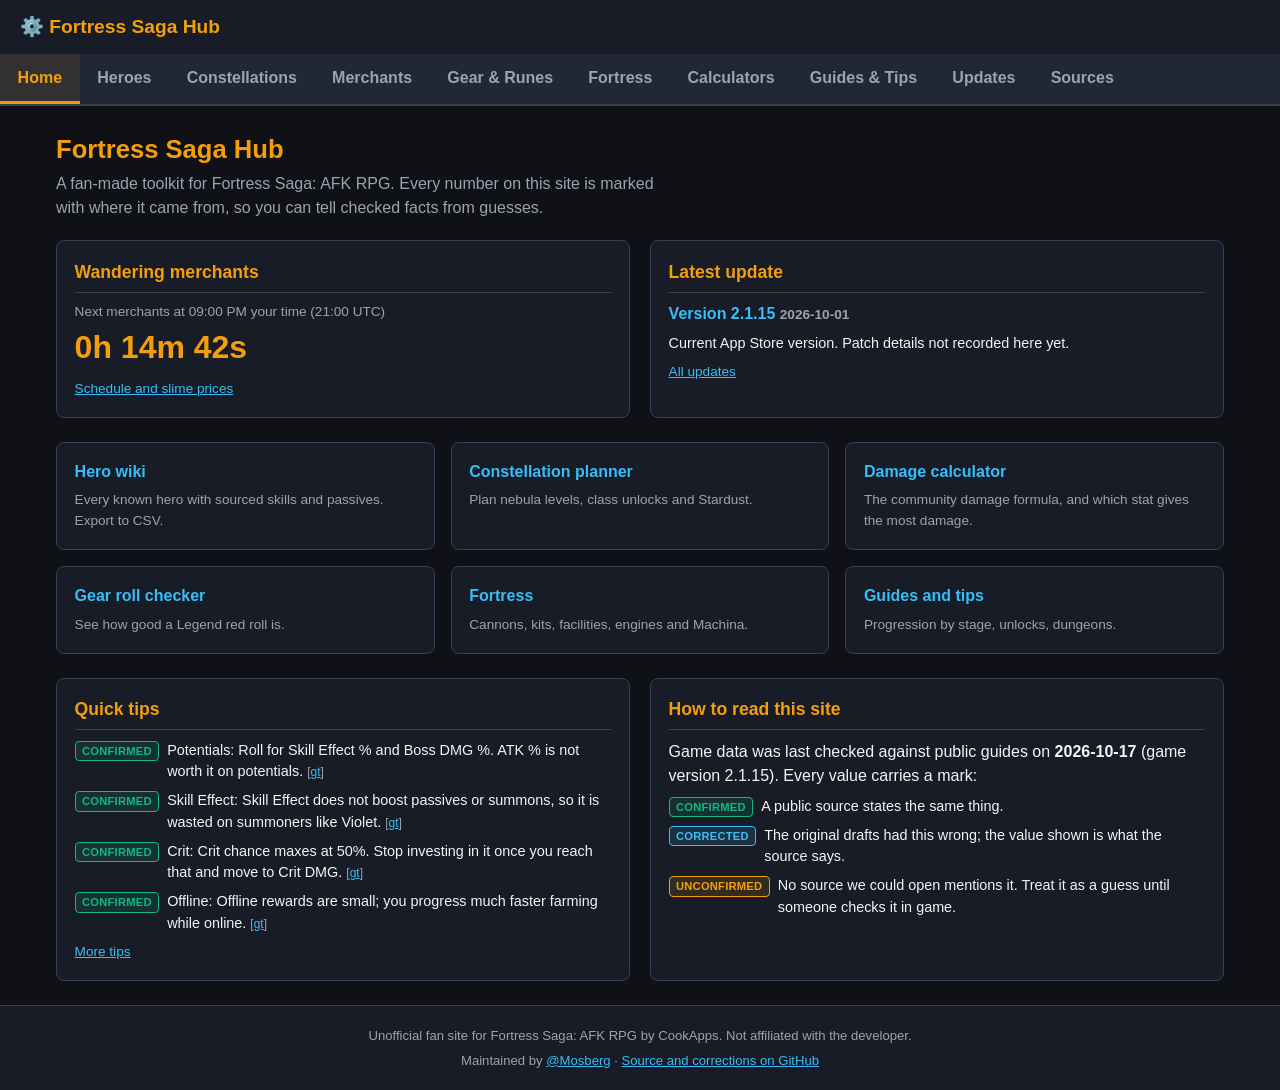
<file: index.html>
<!DOCTYPE html>
<html lang="en">
<head>
  <meta charset="UTF-8">
  <meta name="viewport" content="width=device-width, initial-scale=1.0">
  <title>Home | Fortress Saga Hub</title>
  <meta name="description" content="Fan hub for Fortress Saga: AFK RPG with a hero wiki, merchant timer, constellation planner, damage calculator and guides.">
  <link rel="icon" href="assets/img/favicon.svg" type="image/svg+xml">
  <link rel="stylesheet" href="assets/css/main.css">
</head>
<body>
  <header id="site-header"></header>
  <main>
    <h1 class="page-title">Fortress Saga Hub</h1>
    <p class="page-lead">A fan-made toolkit for Fortress Saga: AFK RPG. Every number on this site is marked with where it came from, so you can tell checked facts from guesses.</p>
    <section class="grid-2">
      <div class="card">
        <h2>Wandering merchants</h2>
        <div id="merchant-clock"></div>
        <p class="muted" style="margin-top:0.5rem"><a href="merchants.html">Schedule and slime prices</a></p>
      </div>
      <div class="card">
        <h2>Latest update</h2>
        <div id="latest-update"></div>
      </div>
    </section>
    <section>
      <div class="grid">
        <a class="card link-card" href="heroes.html"><h3>Hero wiki</h3><p class="muted">Every known hero with sourced skills and passives. Export to CSV.</p></a>
        <a class="card link-card" href="constellations.html"><h3>Constellation planner</h3><p class="muted">Plan nebula levels, class unlocks and Stardust.</p></a>
        <a class="card link-card" href="calculators.html"><h3>Damage calculator</h3><p class="muted">The community damage formula, and which stat gives the most damage.</p></a>
        <a class="card link-card" href="gear.html"><h3>Gear roll checker</h3><p class="muted">See how good a Legend red roll is.</p></a>
        <a class="card link-card" href="fortress.html"><h3>Fortress</h3><p class="muted">Cannons, kits, facilities, engines and Machina.</p></a>
        <a class="card link-card" href="guides.html"><h3>Guides and tips</h3><p class="muted">Progression by stage, unlocks, dungeons.</p></a>
      </div>
    </section>
    <section class="grid-2">
      <div class="card"><h2>Quick tips</h2><div id="quick-tips"></div><p class="muted" style="margin-top:0.5rem"><a href="guides.html">More tips</a></p></div>
      <div class="card"><h2>How to read this site</h2><div id="data-status"></div></div>
    </section>
  </main>
  <footer id="site-footer"></footer>
  <script src="assets/js/core.js"></script>
  <script src="assets/js/merchant-clock.js"></script>
  <script src="assets/js/pages/home.js"></script>
</body>
</html>
</file>
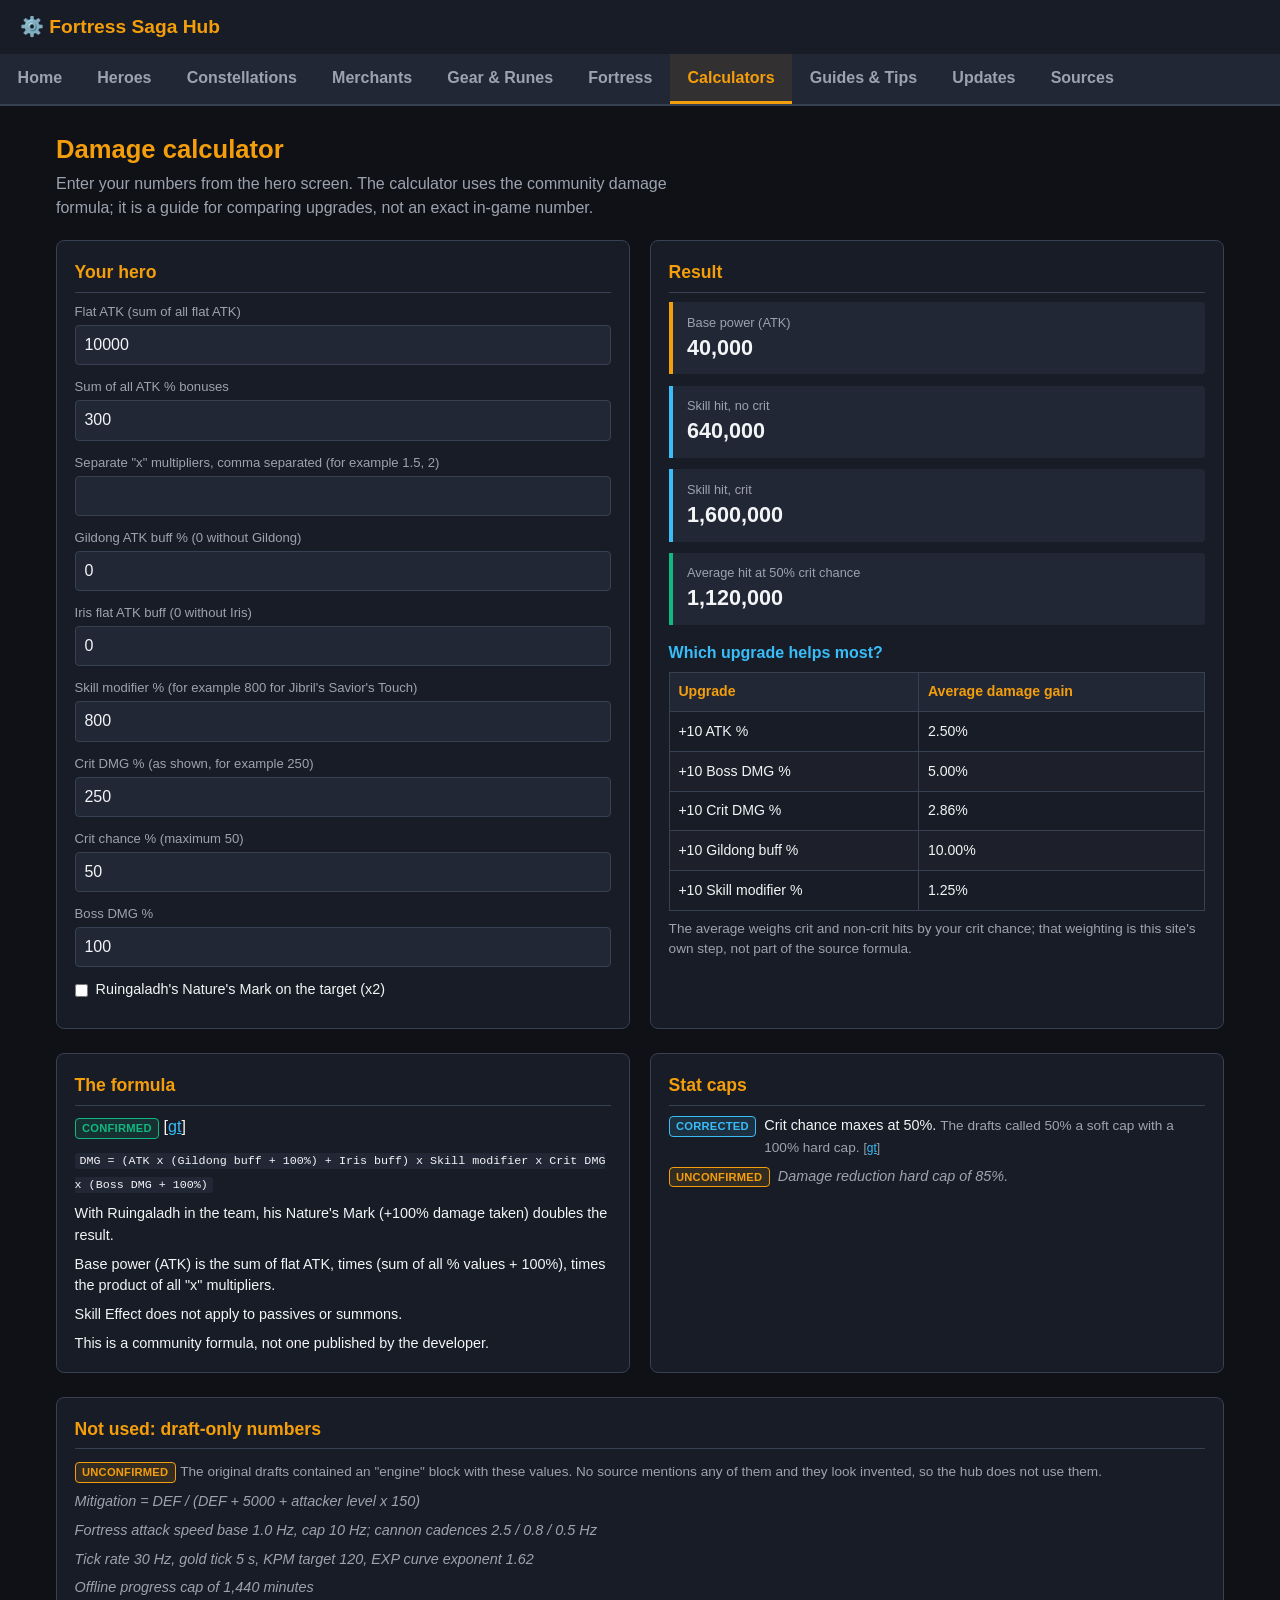
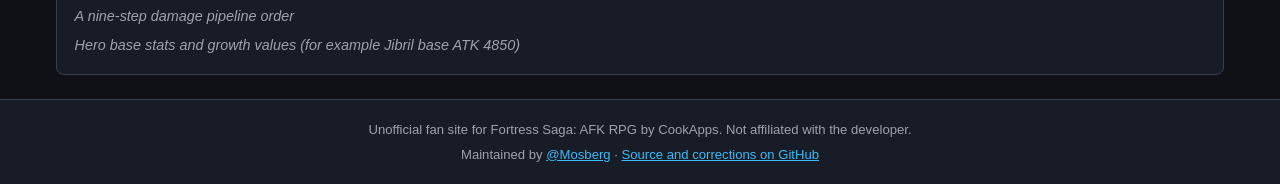
<file: calculators.html>
<!DOCTYPE html>
<html lang="en">
<head>
  <meta charset="UTF-8">
  <meta name="viewport" content="width=device-width, initial-scale=1.0">
  <title>Calculators | Fortress Saga Hub</title>
  <meta name="description" content="Fortress Saga damage calculator based on the community formula, with a stat upgrade comparison.">
  <link rel="icon" href="assets/img/favicon.svg" type="image/svg+xml">
  <link rel="stylesheet" href="assets/css/main.css">
</head>
<body>
  <header id="site-header"></header>
  <main>
    <h1 class="page-title">Damage calculator</h1>
    <p class="page-lead">Enter your numbers from the hero screen. The calculator uses the community damage formula; it is a guide for comparing upgrades, not an exact in-game number.</p>
    <section class="grid-2">
      <div class="card">
        <h2>Your hero</h2>
        <div class="field"><label for="flatAtk">Flat ATK (sum of all flat ATK)</label><input type="number" id="flatAtk" value="10000"></div>
        <div class="field"><label for="pctAtk">Sum of all ATK % bonuses</label><input type="number" id="pctAtk" value="300"></div>
        <div class="field"><label for="multipliers">Separate "x" multipliers, comma separated (for example 1.5, 2)</label><input type="text" id="multipliers" value=""></div>
        <div class="field"><label for="gildong">Gildong ATK buff % (0 without Gildong)</label><input type="number" id="gildong" value="0"></div>
        <div class="field"><label for="iris">Iris flat ATK buff (0 without Iris)</label><input type="number" id="iris" value="0"></div>
        <div class="field"><label for="skill">Skill modifier % (for example 800 for Jibril's Savior's Touch)</label><input type="number" id="skill" value="800"></div>
        <div class="field"><label for="critDmg">Crit DMG % (as shown, for example 250)</label><input type="number" id="critDmg" value="250"></div>
        <div class="field"><label for="critChance">Crit chance % (maximum 50)</label><input type="number" id="critChance" value="50" min="0" max="100"></div>
        <div class="field"><label for="bossDmg">Boss DMG %</label><input type="number" id="bossDmg" value="100"></div>
        <label class="check"><input type="checkbox" id="ruingaladh"> Ruingaladh's Nature's Mark on the target (x2)</label>
      </div>
      <div class="card">
        <h2>Result</h2>
        <div id="results"></div>
        <h3 style="margin-top:1rem">Which upgrade helps most?</h3>
        <div class="table-wrap"><table><thead><tr><th>Upgrade</th><th>Average damage gain</th></tr></thead><tbody id="compare"></tbody></table></div>
        <p class="muted" style="margin-top:0.5rem">The average weighs crit and non-crit hits by your crit chance; that weighting is this site's own step, not part of the source formula.</p>
      </div>
    </section>
    <section class="grid-2">
      <div class="card"><h2>The formula</h2><div id="formula"></div></div>
      <div class="card"><h2>Stat caps</h2><div id="caps"></div></div>
    </section>
    <section class="card"><h2>Not used: draft-only numbers</h2><div id="draft-only"></div></section>
  </main>
  <footer id="site-footer"></footer>
  <script src="assets/js/core.js"></script>
  <script src="assets/js/pages/calculators.js"></script>
</body>
</html>
</file>
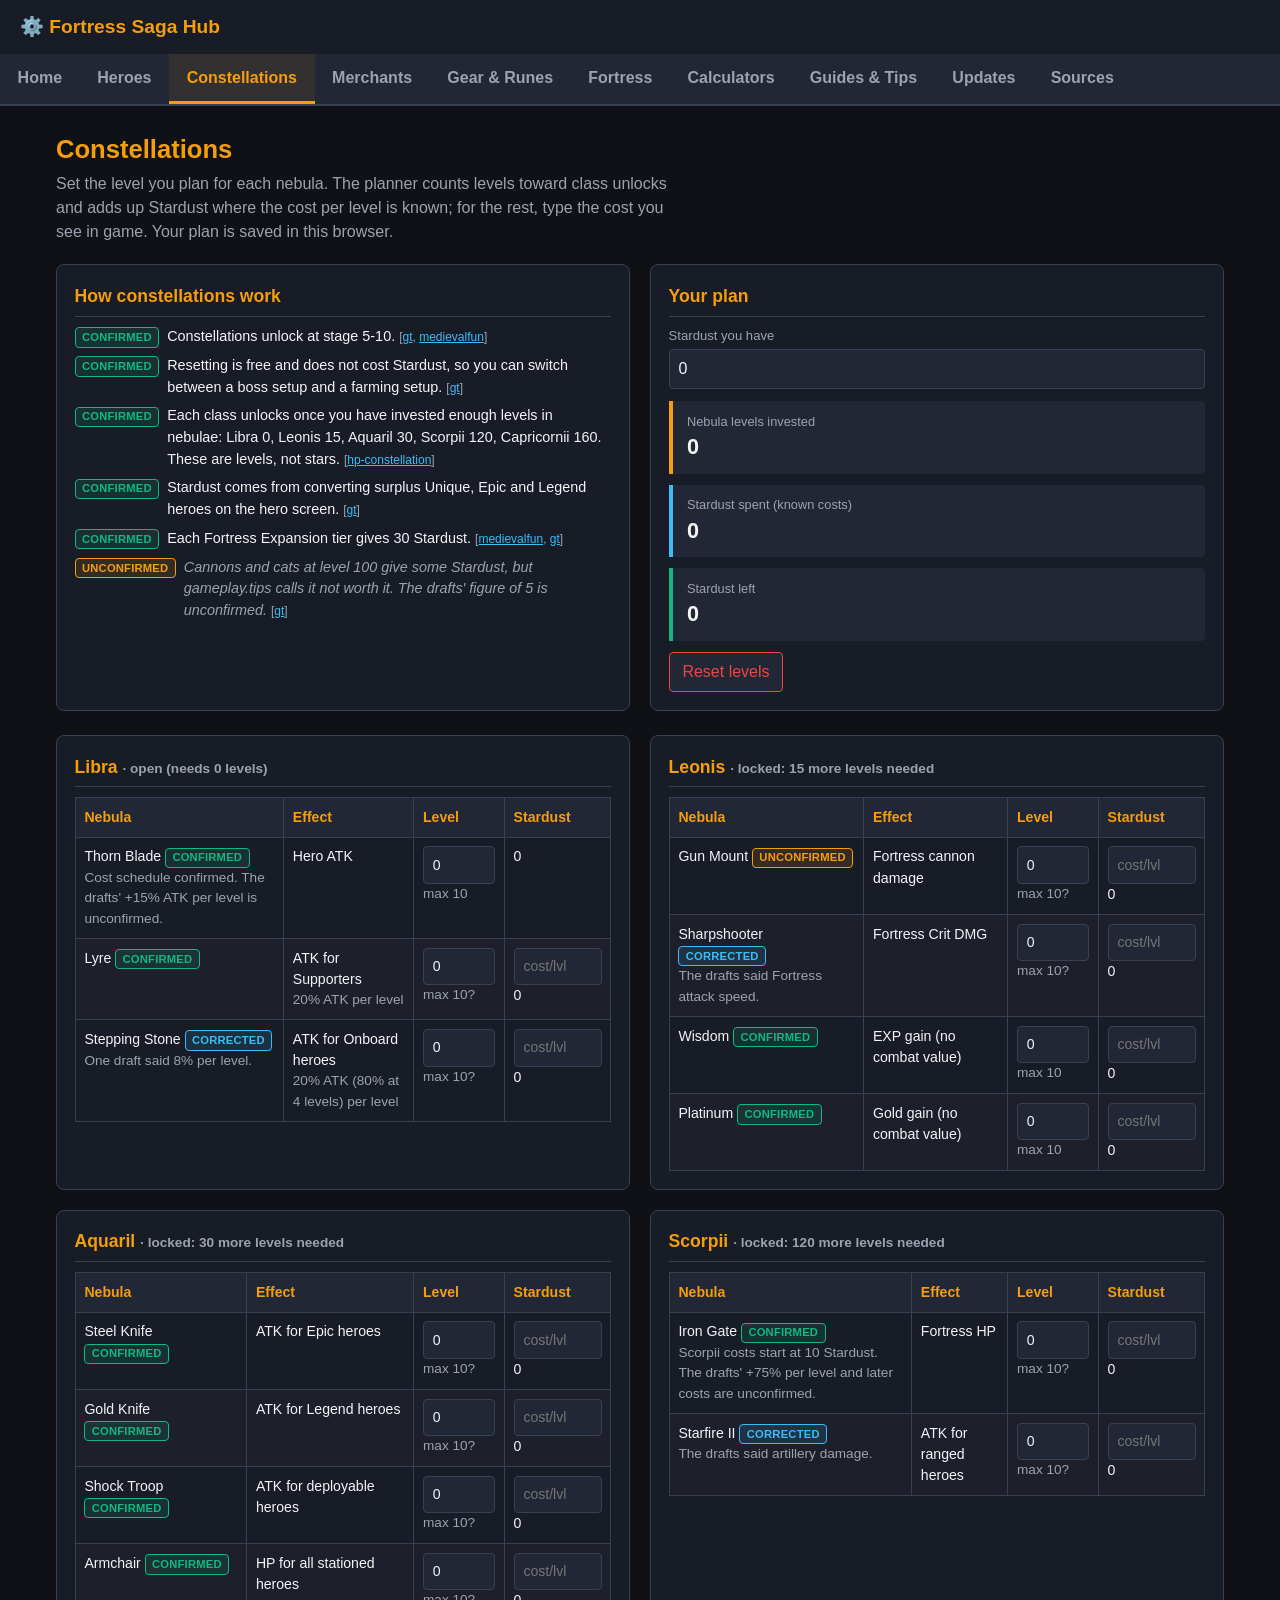
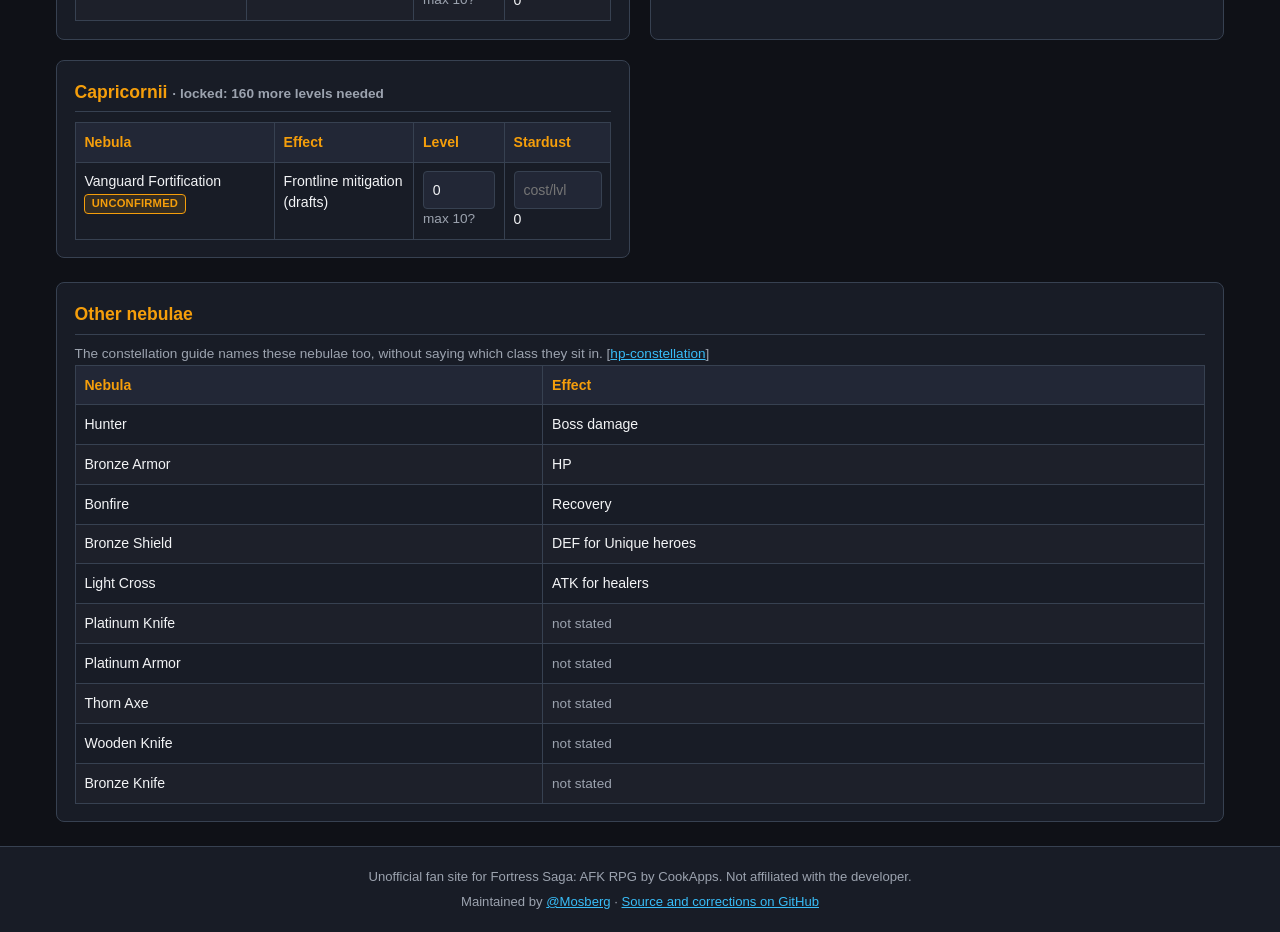
<file: constellations.html>
<!DOCTYPE html>
<html lang="en">
<head>
  <meta charset="UTF-8">
  <meta name="viewport" content="width=device-width, initial-scale=1.0">
  <title>Constellations | Fortress Saga Hub</title>
  <meta name="description" content="Fortress Saga constellation planner: nebula effects, class unlocks and Stardust costs.">
  <link rel="icon" href="assets/img/favicon.svg" type="image/svg+xml">
  <link rel="stylesheet" href="assets/css/main.css">
</head>
<body>
  <header id="site-header"></header>
  <main>
    <h1 class="page-title">Constellations</h1>
    <p class="page-lead">Set the level you plan for each nebula. The planner counts levels toward class unlocks and adds up Stardust where the cost per level is known; for the rest, type the cost you see in game. Your plan is saved in this browser.</p>
    <section class="grid-2">
      <div class="card"><h2>How constellations work</h2><div id="mechanics"></div></div>
      <div class="card">
        <h2>Your plan</h2>
        <div class="field"><label for="budget">Stardust you have</label><input type="number" id="budget" min="0"></div>
        <div id="summary"></div>
        <button class="btn danger" id="reset" type="button">Reset levels</button>
      </div>
    </section>
    <section class="grid-2" id="planner"></section>
    <section class="card"><h2>Other nebulae</h2><div id="other-nebulae"></div></section>
  </main>
  <footer id="site-footer"></footer>
  <script src="assets/js/core.js"></script>
  <script src="assets/js/pages/constellations.js"></script>
</body>
</html>
</file>
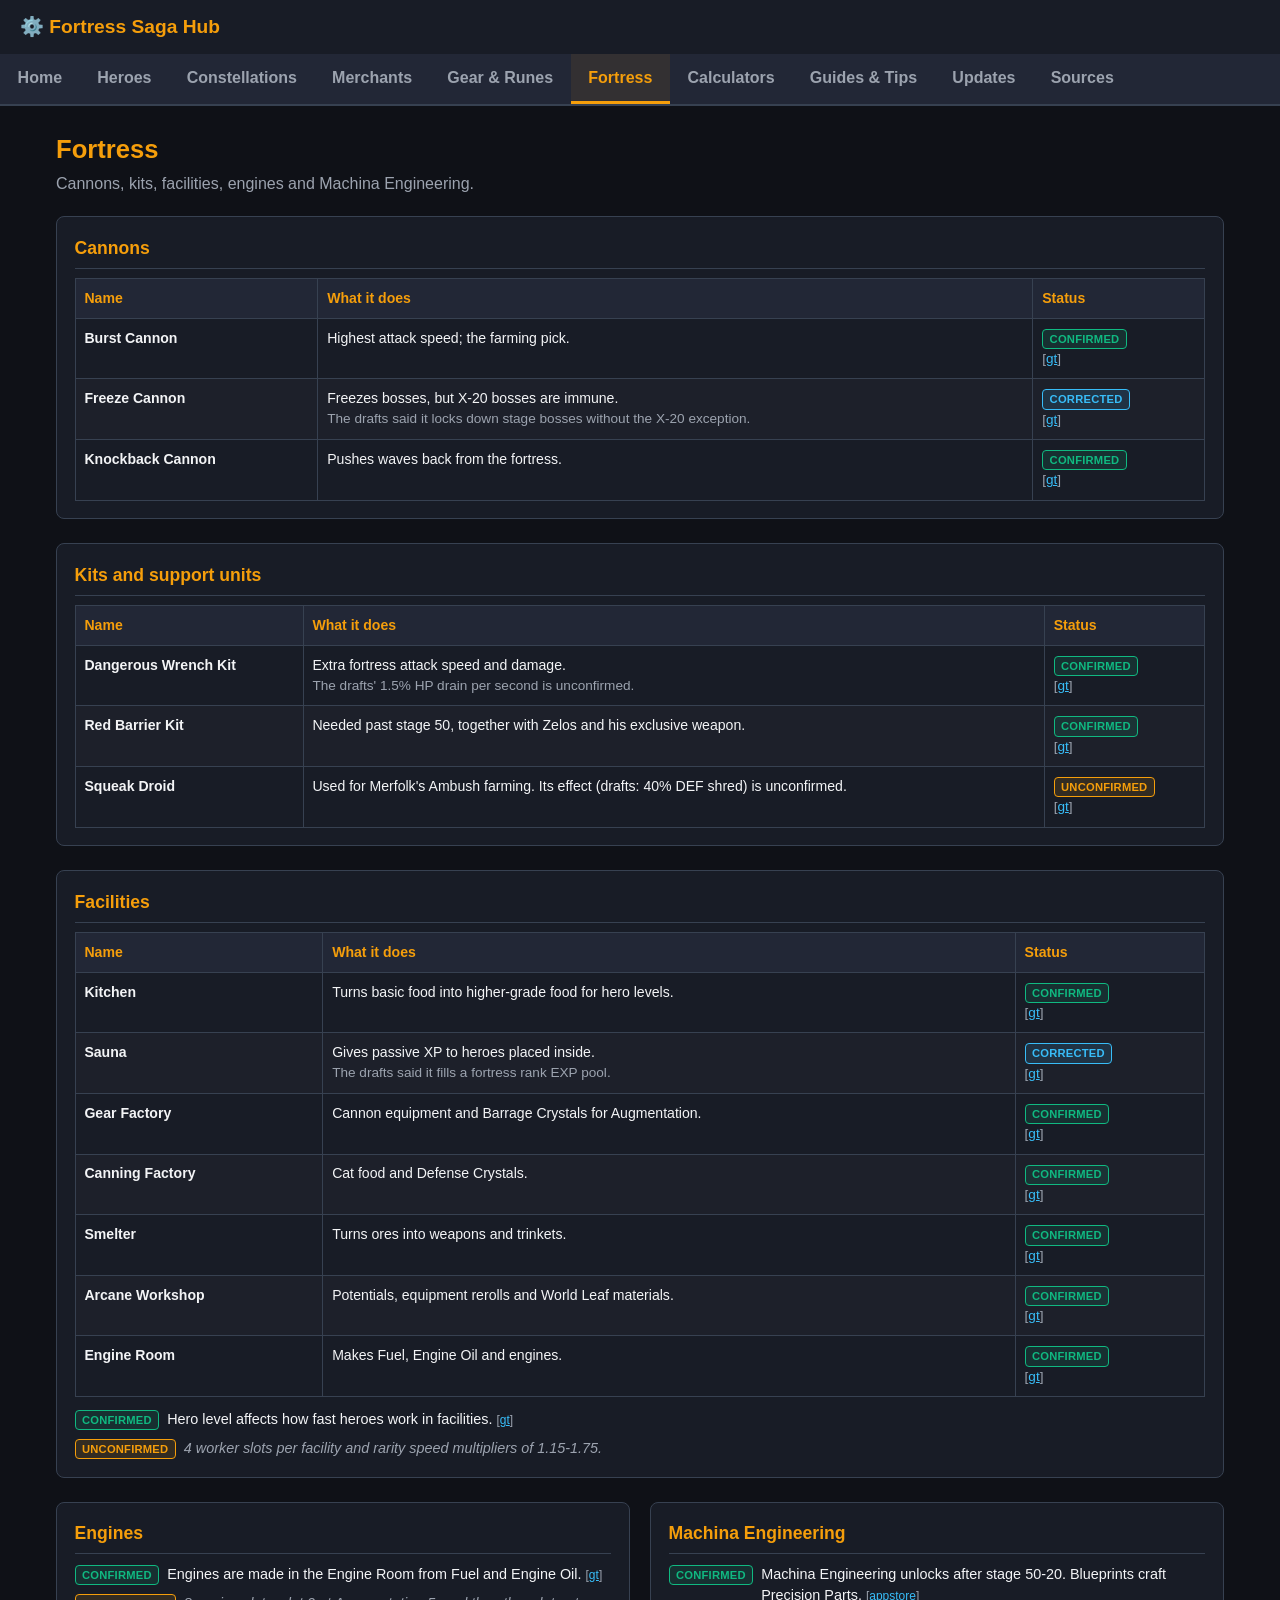
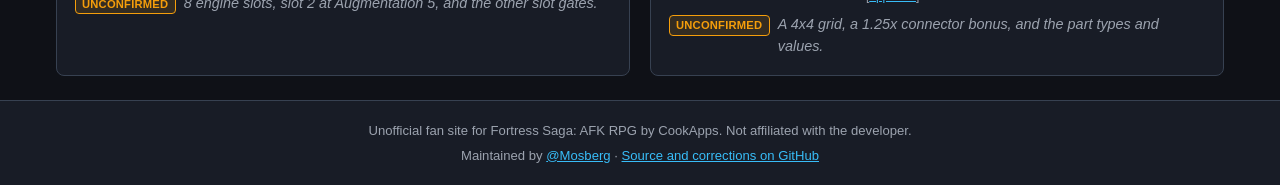
<file: fortress.html>
<!DOCTYPE html>
<html lang="en">
<head>
  <meta charset="UTF-8">
  <meta name="viewport" content="width=device-width, initial-scale=1.0">
  <title>Fortress | Fortress Saga Hub</title>
  <meta name="description" content="Fortress Saga fortress reference: cannons, kits, facilities, engines and Machina Engineering.">
  <link rel="icon" href="assets/img/favicon.svg" type="image/svg+xml">
  <link rel="stylesheet" href="assets/css/main.css">
</head>
<body>
  <header id="site-header"></header>
  <main>
    <h1 class="page-title">Fortress</h1>
    <p class="page-lead">Cannons, kits, facilities, engines and Machina Engineering.</p>
    <section class="card"><h2>Cannons</h2><div id="cannons"></div></section>
    <section class="card"><h2>Kits and support units</h2><div id="kits"></div></section>
    <section class="card"><h2>Facilities</h2><div id="facilities"></div></section>
    <section class="grid-2">
      <div class="card"><h2>Engines</h2><div id="engines"></div></div>
      <div class="card"><h2>Machina Engineering</h2><div id="machina"></div></div>
    </section>
  </main>
  <footer id="site-footer"></footer>
  <script src="assets/js/core.js"></script>
  <script src="assets/js/pages/fortress.js"></script>
</body>
</html>
</file>
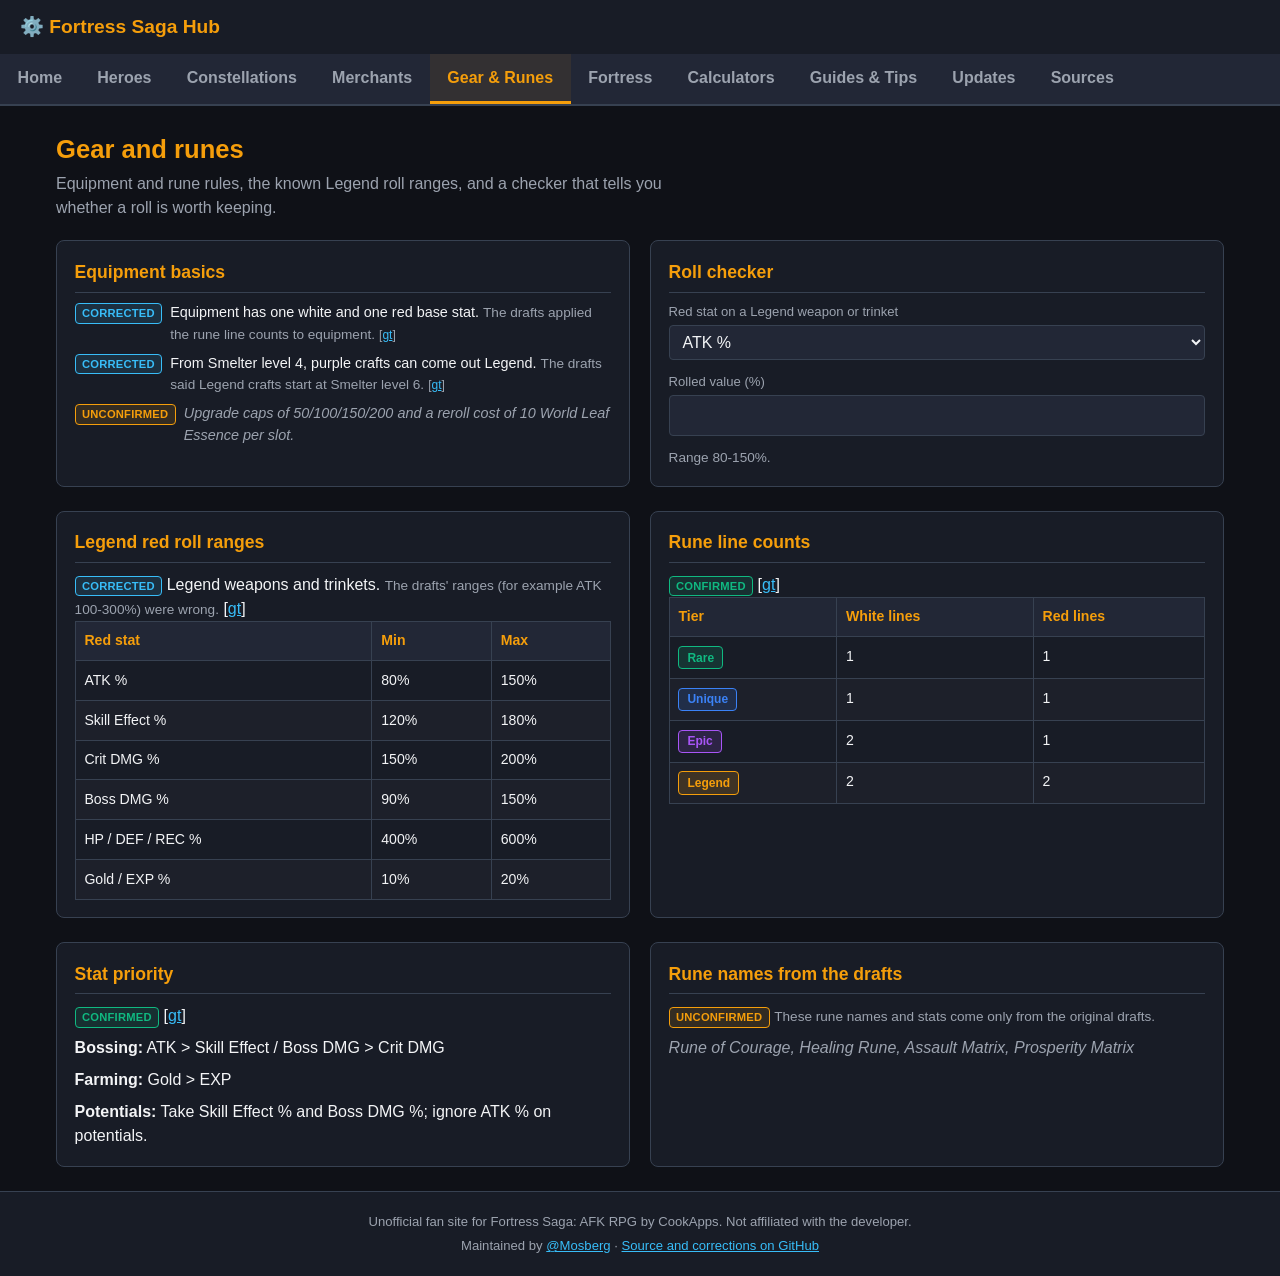
<file: gear.html>
<!DOCTYPE html>
<html lang="en">
<head>
  <meta charset="UTF-8">
  <meta name="viewport" content="width=device-width, initial-scale=1.0">
  <title>Gear and runes | Fortress Saga Hub</title>
  <meta name="description" content="Fortress Saga gear and rune reference: line counts, Legend red roll ranges, stat priorities and a roll checker.">
  <link rel="icon" href="assets/img/favicon.svg" type="image/svg+xml">
  <link rel="stylesheet" href="assets/css/main.css">
</head>
<body>
  <header id="site-header"></header>
  <main>
    <h1 class="page-title">Gear and runes</h1>
    <p class="page-lead">Equipment and rune rules, the known Legend roll ranges, and a checker that tells you whether a roll is worth keeping.</p>
    <section class="grid-2">
      <div class="card"><h2>Equipment basics</h2><div id="gear-facts"></div></div>
      <div class="card">
        <h2>Roll checker</h2>
        <div class="field"><label for="roll-stat">Red stat on a Legend weapon or trinket</label><select id="roll-stat"></select></div>
        <div class="field"><label for="roll-value">Rolled value (%)</label><input type="number" id="roll-value"></div>
        <div id="roll-result"></div>
      </div>
    </section>
    <section class="grid-2">
      <div class="card"><h2>Legend red roll ranges</h2><div id="red-rolls"></div></div>
      <div class="card"><h2>Rune line counts</h2><div id="rune-lines"></div></div>
    </section>
    <section class="grid-2">
      <div class="card"><h2>Stat priority</h2><div id="stat-priority"></div></div>
      <div class="card"><h2>Rune names from the drafts</h2><div id="draft-runes"></div></div>
    </section>
  </main>
  <footer id="site-footer"></footer>
  <script src="assets/js/core.js"></script>
  <script src="assets/js/pages/gear.js"></script>
</body>
</html>
</file>
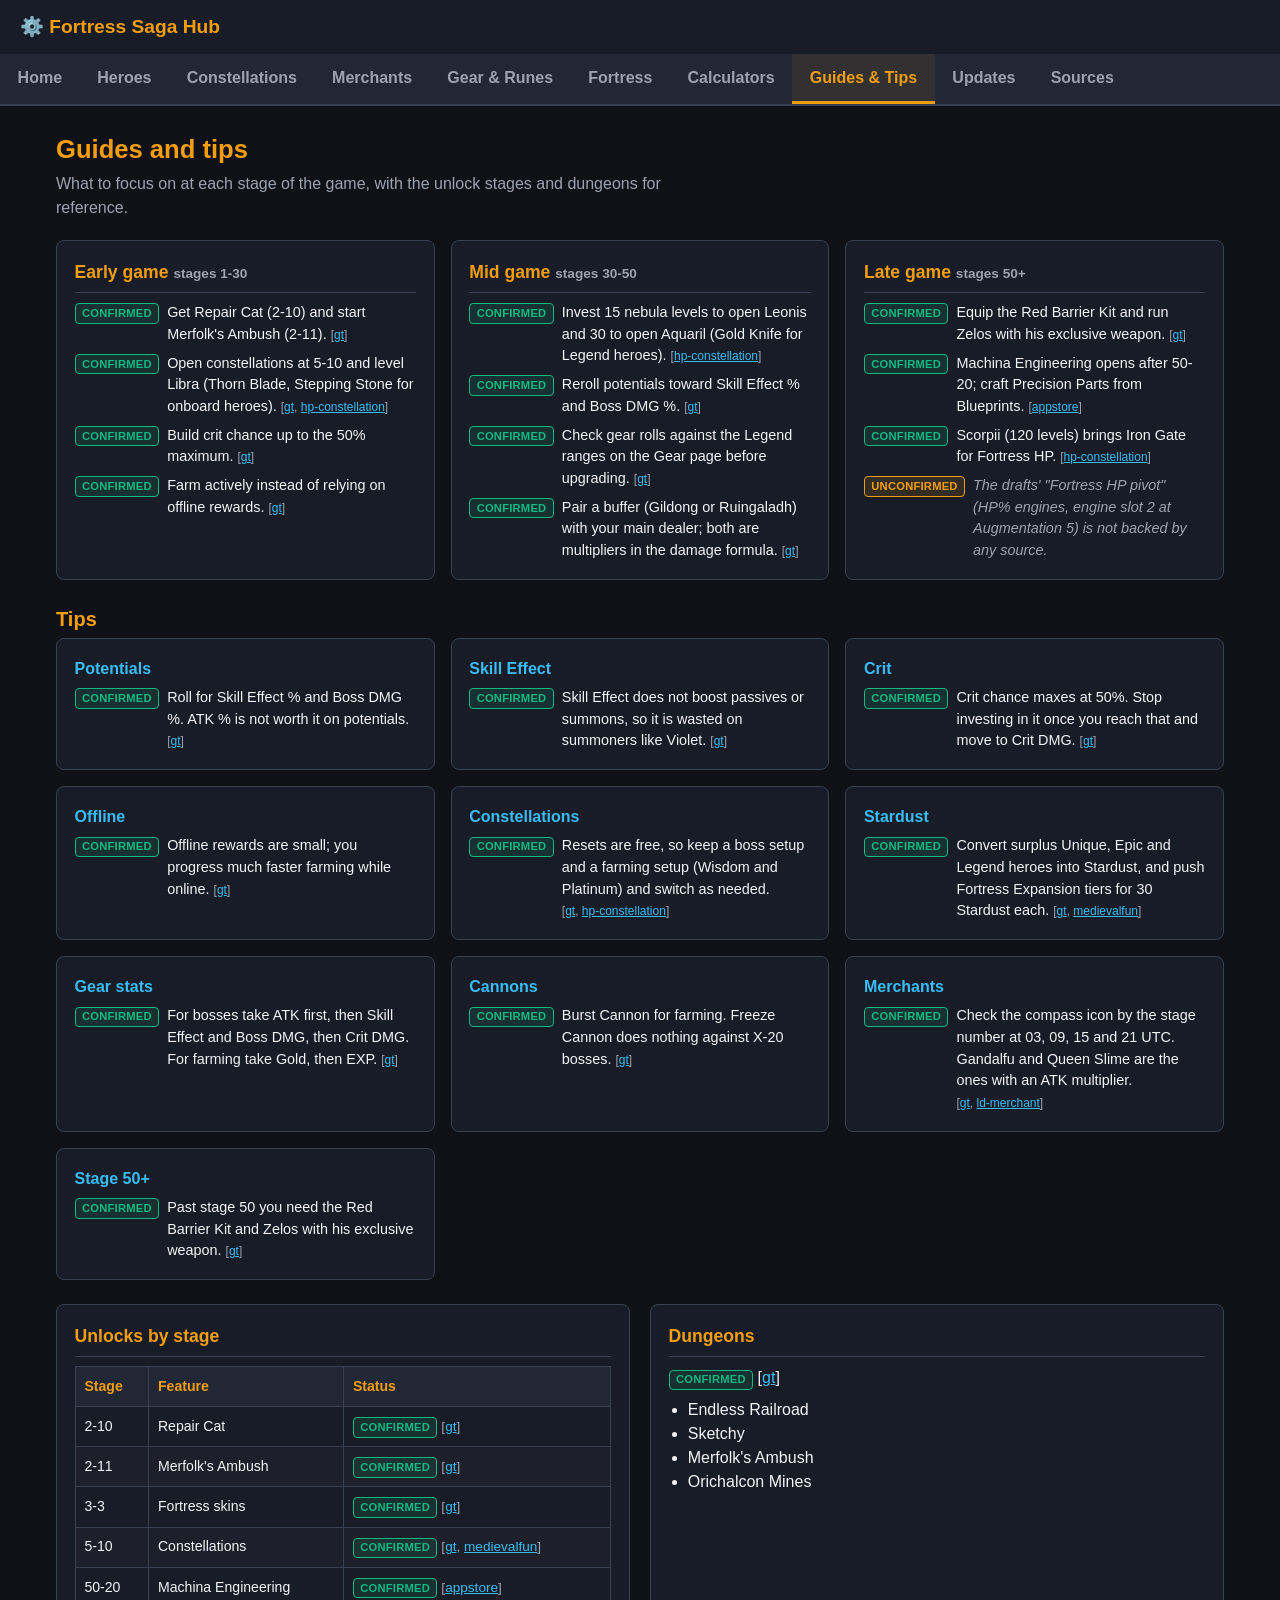
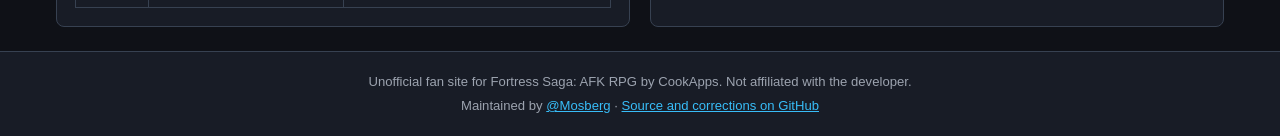
<file: guides.html>
<!DOCTYPE html>
<html lang="en">
<head>
  <meta charset="UTF-8">
  <meta name="viewport" content="width=device-width, initial-scale=1.0">
  <title>Guides and tips | Fortress Saga Hub</title>
  <meta name="description" content="Fortress Saga progression guide by stage, quick tips, feature unlocks and dungeons.">
  <link rel="icon" href="assets/img/favicon.svg" type="image/svg+xml">
  <link rel="stylesheet" href="assets/css/main.css">
</head>
<body>
  <header id="site-header"></header>
  <main>
    <h1 class="page-title">Guides and tips</h1>
    <p class="page-lead">What to focus on at each stage of the game, with the unlock stages and dungeons for reference.</p>
    <section class="grid" id="phases"></section>
    <section>
      <h2 class="page-title" style="font-size:1.25rem">Tips</h2>
      <div class="grid" id="tips"></div>
    </section>
    <section class="grid-2">
      <div class="card">
        <h2>Unlocks by stage</h2>
        <div class="table-wrap"><table><thead><tr><th>Stage</th><th>Feature</th><th>Status</th></tr></thead><tbody id="unlocks"></tbody></table></div>
      </div>
      <div class="card"><h2>Dungeons</h2><div id="dungeons"></div></div>
    </section>
  </main>
  <footer id="site-footer"></footer>
  <script src="assets/js/core.js"></script>
  <script src="assets/js/pages/guides.js"></script>
</body>
</html>
</file>
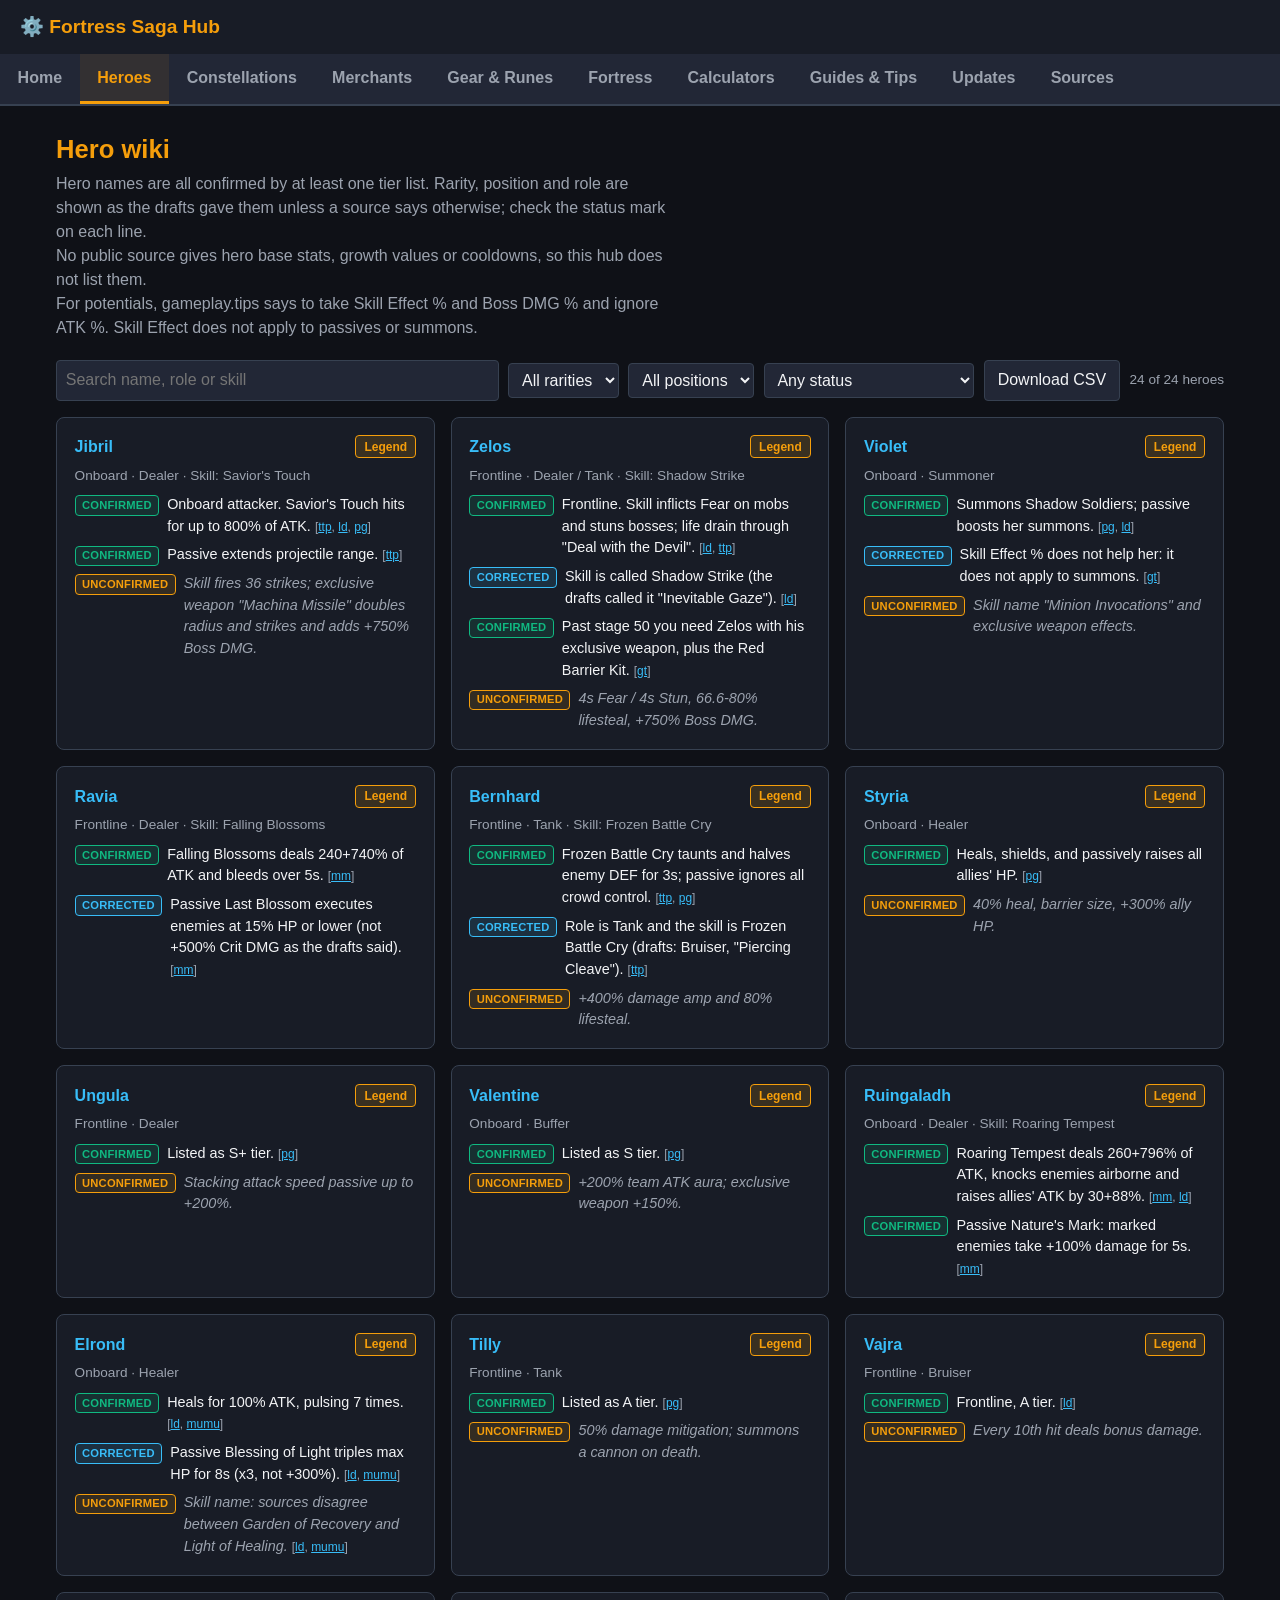
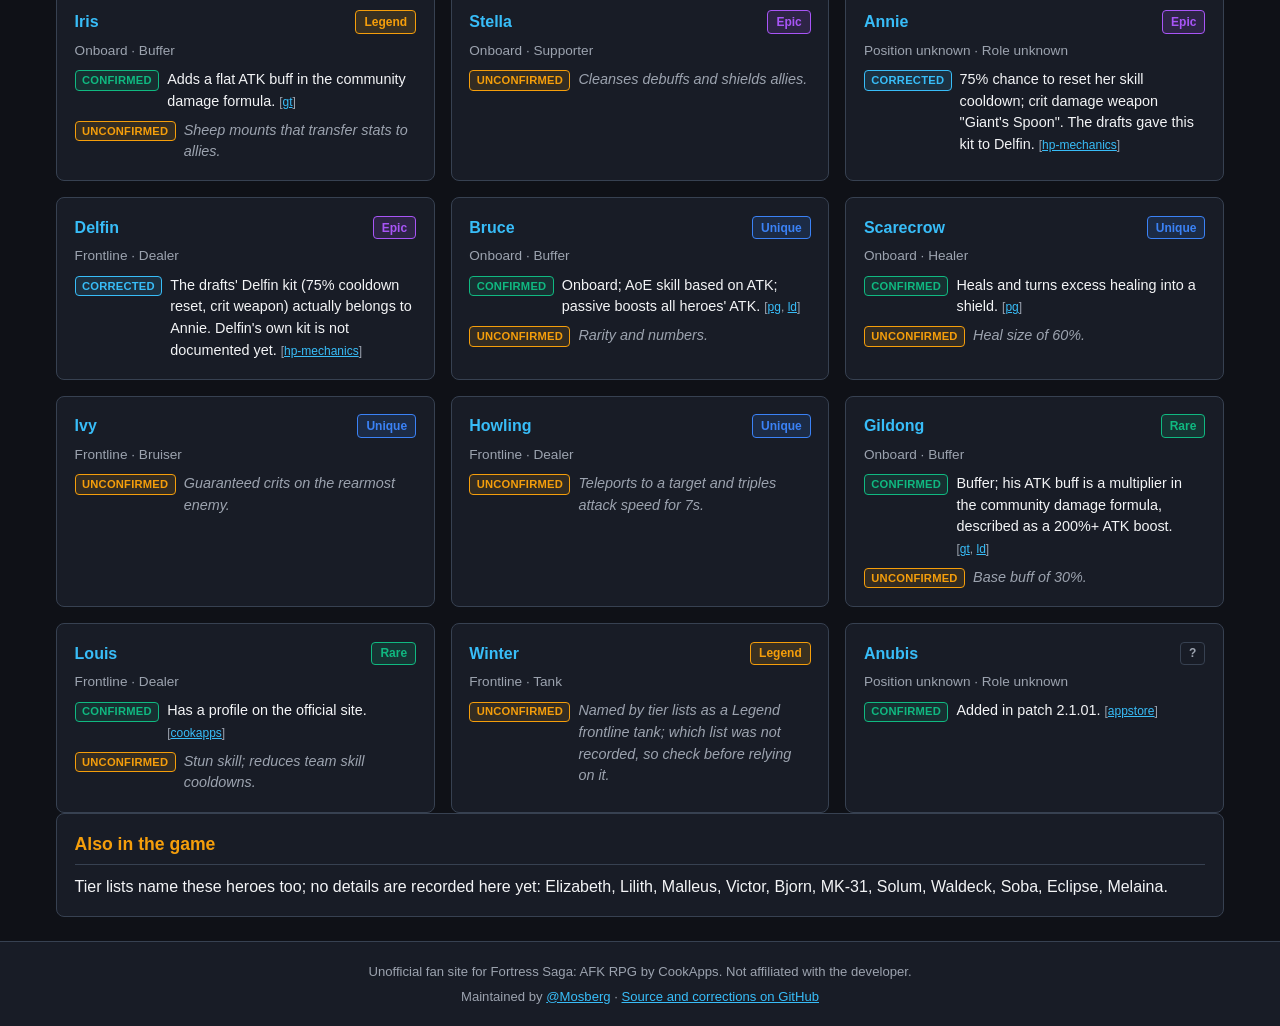
<file: heroes.html>
<!DOCTYPE html>
<html lang="en">
<head>
  <meta charset="UTF-8">
  <meta name="viewport" content="width=device-width, initial-scale=1.0">
  <title>Heroes | Fortress Saga Hub</title>
  <meta name="description" content="Fortress Saga hero wiki: rarity, position, role, skills and passives with sources.">
  <link rel="icon" href="assets/img/favicon.svg" type="image/svg+xml">
  <link rel="stylesheet" href="assets/css/main.css">
</head>
<body>
  <header id="site-header"></header>
  <main>
    <h1 class="page-title">Hero wiki</h1>
    <div class="page-lead" id="hero-notes"></div>
    <div class="toolbar">
      <input type="search" id="hero-search" placeholder="Search name, role or skill" aria-label="Search heroes">
      <select id="filter-rarity" aria-label="Rarity"><option value="">All rarities</option></select>
      <select id="filter-position" aria-label="Position"><option value="">All positions</option></select>
      <select id="filter-status" aria-label="Status">
        <option value="">Any status</option>
        <option value="confirmed">Has confirmed facts</option>
        <option value="corrected">Has corrections</option>
        <option value="unconfirmed">Has unconfirmed claims</option>
      </select>
      <button class="btn" id="hero-csv" type="button">Download CSV</button>
      <span class="muted" id="hero-count"></span>
    </div>
    <div class="grid" id="hero-grid"></div>
    <section class="card">
      <h2>Also in the game</h2>
      <p>Tier lists name these heroes too; no details are recorded here yet: <span id="listed-only"></span>.</p>
    </section>
  </main>
  <footer id="site-footer"></footer>
  <script src="assets/js/core.js"></script>
  <script src="assets/js/pages/heroes.js"></script>
</body>
</html>
</file>
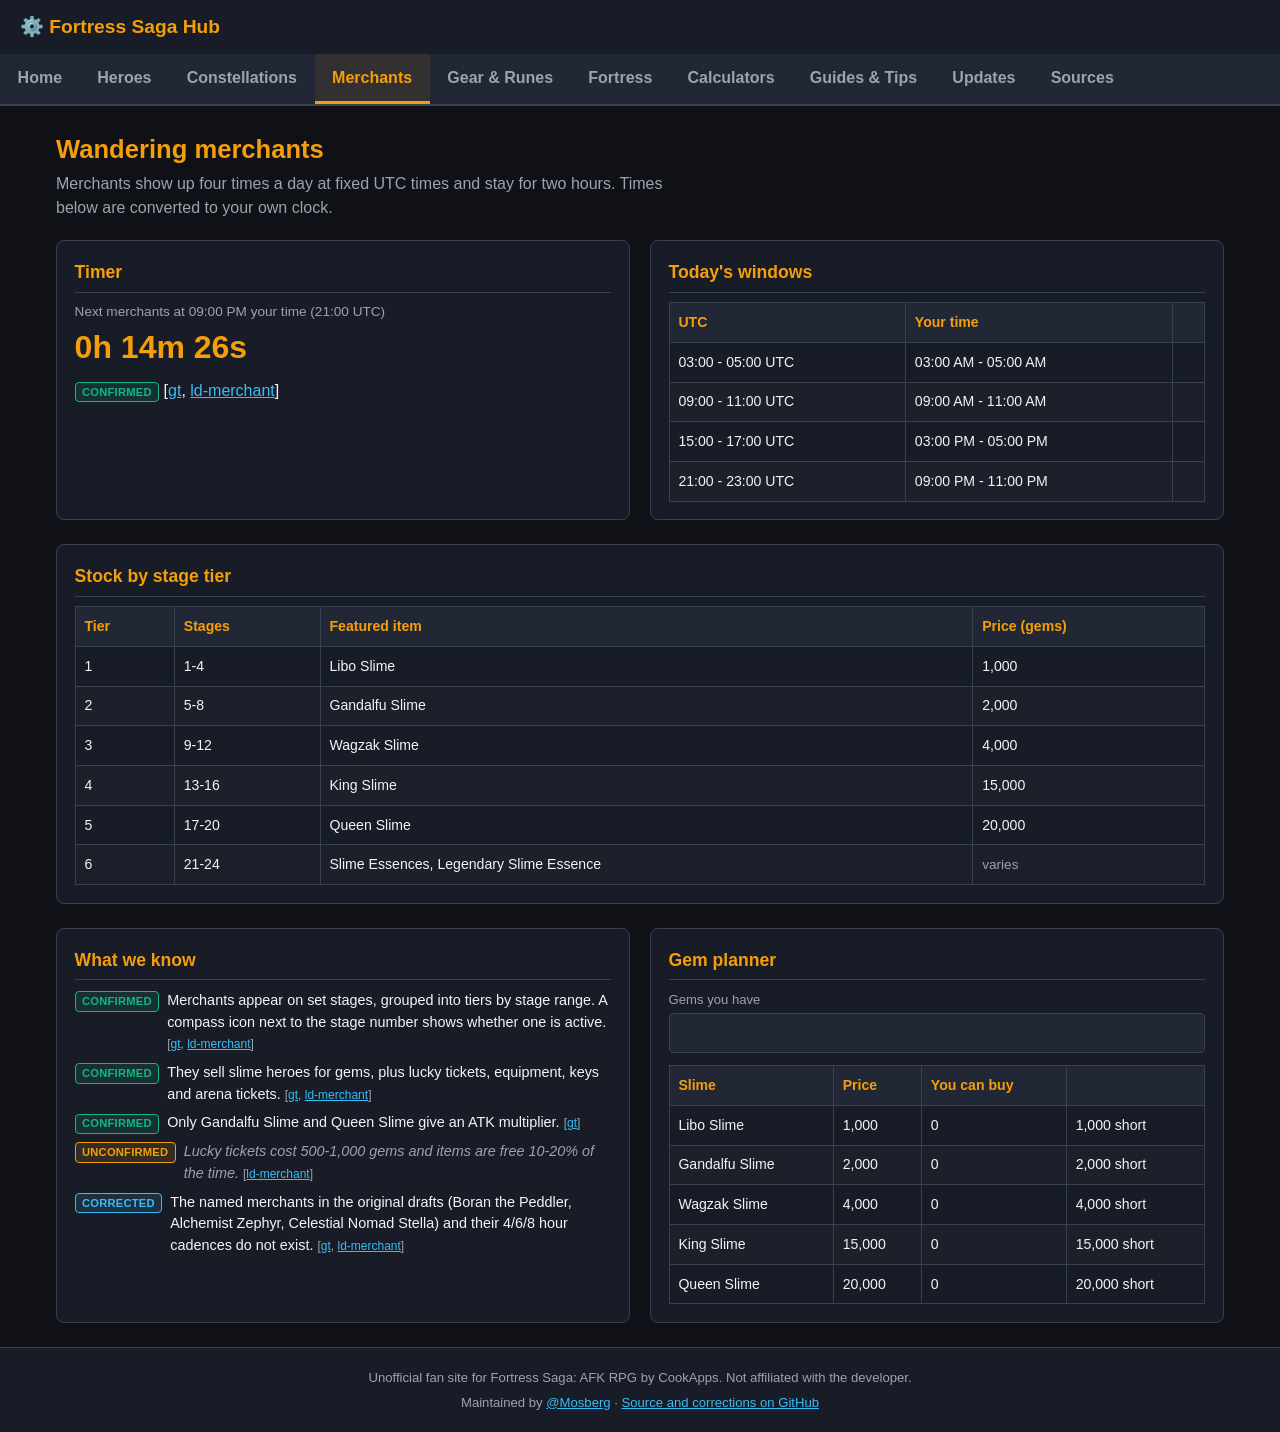
<file: merchants.html>
<!DOCTYPE html>
<html lang="en">
<head>
  <meta charset="UTF-8">
  <meta name="viewport" content="width=device-width, initial-scale=1.0">
  <title>Wandering merchants | Fortress Saga Hub</title>
  <meta name="description" content="Fortress Saga wandering merchant timer, daily schedule in your time zone, and slime prices by stage tier.">
  <link rel="icon" href="assets/img/favicon.svg" type="image/svg+xml">
  <link rel="stylesheet" href="assets/css/main.css">
</head>
<body>
  <header id="site-header"></header>
  <main>
    <h1 class="page-title">Wandering merchants</h1>
    <p class="page-lead">Merchants show up four times a day at fixed UTC times and stay for two hours. Times below are converted to your own clock.</p>
    <section class="grid-2">
      <div class="card"><h2>Timer</h2><div id="merchant-clock"></div><p style="margin-top:0.5rem" id="schedule-source"></p></div>
      <div class="card">
        <h2>Today's windows</h2>
        <div class="table-wrap"><table><thead><tr><th>UTC</th><th>Your time</th><th></th></tr></thead><tbody id="windows"></tbody></table></div>
      </div>
    </section>
    <section class="card">
      <h2>Stock by stage tier</h2>
      <div class="table-wrap"><table><thead><tr><th>Tier</th><th>Stages</th><th>Featured item</th><th>Price (gems)</th></tr></thead><tbody id="tiers"></tbody></table></div>
    </section>
    <section class="grid-2">
      <div class="card"><h2>What we know</h2><div id="facts"></div></div>
      <div class="card">
        <h2>Gem planner</h2>
        <div class="field"><label for="gems">Gems you have</label><input type="number" id="gems" min="0"></div>
        <div class="table-wrap"><table><thead><tr><th>Slime</th><th>Price</th><th>You can buy</th><th></th></tr></thead><tbody id="gem-plan"></tbody></table></div>
      </div>
    </section>
  </main>
  <footer id="site-footer"></footer>
  <script src="assets/js/core.js"></script>
  <script src="assets/js/merchant-clock.js"></script>
  <script src="assets/js/pages/merchants.js"></script>
</body>
</html>
</file>
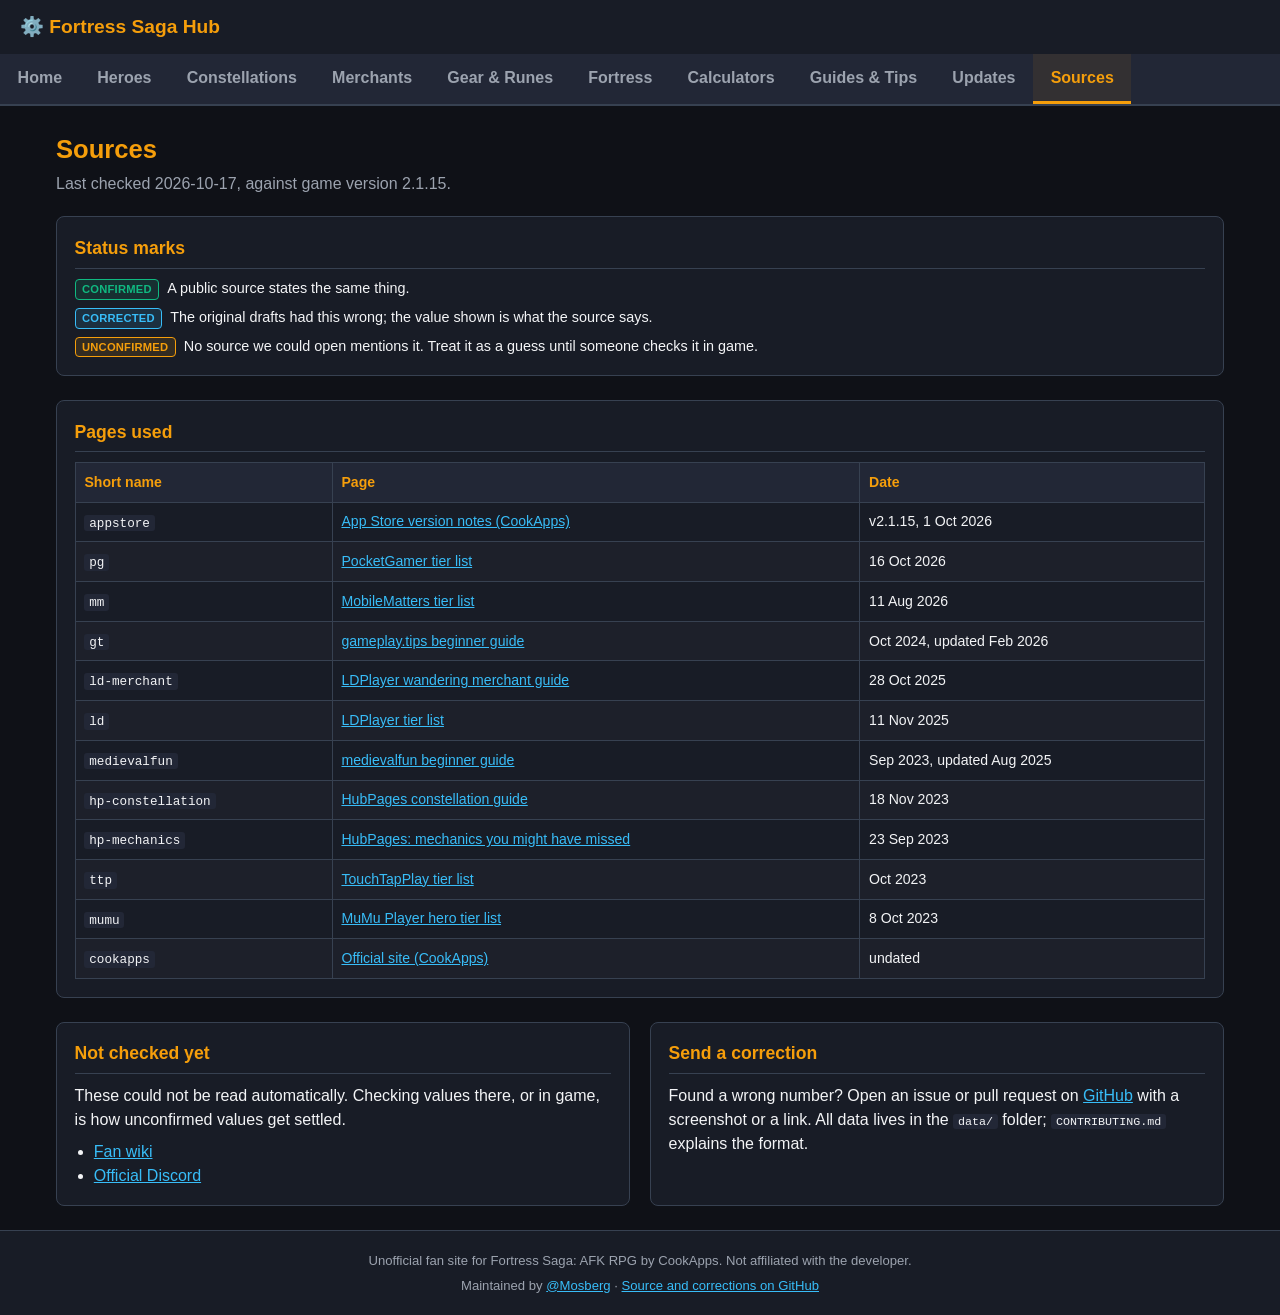
<file: sources.html>
<!DOCTYPE html>
<html lang="en">
<head>
  <meta charset="UTF-8">
  <meta name="viewport" content="width=device-width, initial-scale=1.0">
  <title>Sources | Fortress Saga Hub</title>
  <meta name="description" content="Where the Fortress Saga Hub data comes from and how each value is marked.">
  <link rel="icon" href="assets/img/favicon.svg" type="image/svg+xml">
  <link rel="stylesheet" href="assets/css/main.css">
</head>
<body>
  <header id="site-header"></header>
  <main>
    <h1 class="page-title">Sources</h1>
    <p class="page-lead" id="checked"></p>
    <section class="card">
      <h2>Status marks</h2>
      <ul class="facts" id="statuses"></ul>
    </section>
    <section class="card">
      <h2>Pages used</h2>
      <div class="table-wrap"><table><thead><tr><th>Short name</th><th>Page</th><th>Date</th></tr></thead><tbody id="source-list"></tbody></table></div>
    </section>
    <section class="grid-2">
      <div class="card">
        <h2>Not checked yet</h2>
        <p>These could not be read automatically. Checking values there, or in game, is how unconfirmed values get settled.</p>
        <ul style="margin:0.5rem 0 0 1.2rem" id="unreachable"></ul>
      </div>
      <div class="card">
        <h2>Send a correction</h2>
        <p>Found a wrong number? Open an issue or pull request on <a href="https://github.com/Mosberg/Fortress-Saga">GitHub</a> with a screenshot or a link. All data lives in the <code>data/</code> folder; <code>CONTRIBUTING.md</code> explains the format.</p>
      </div>
    </section>
  </main>
  <footer id="site-footer"></footer>
  <script src="assets/js/core.js"></script>
  <script src="assets/js/pages/sources.js"></script>
</body>
</html>
</file>
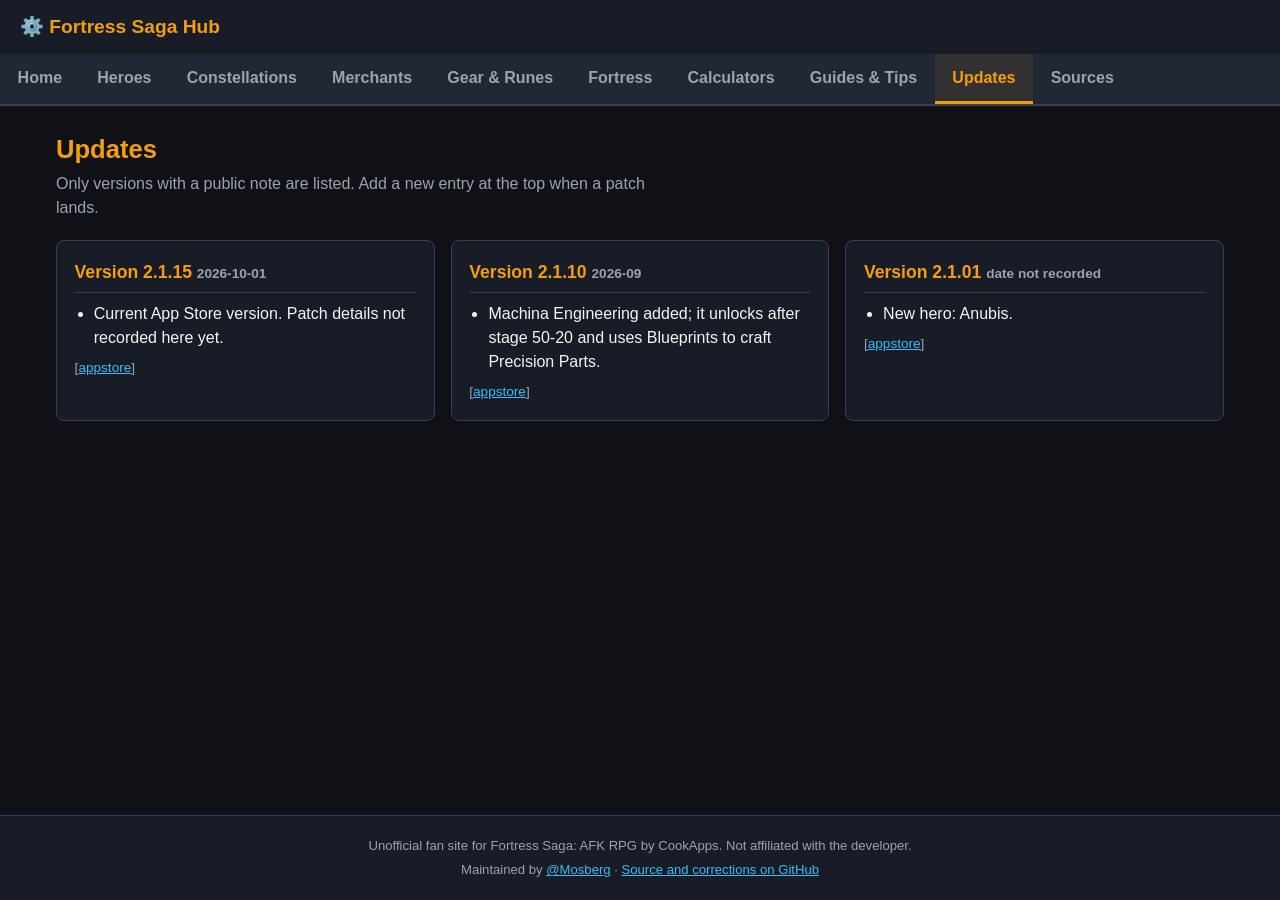
<file: updates.html>
<!DOCTYPE html>
<html lang="en">
<head>
  <meta charset="UTF-8">
  <meta name="viewport" content="width=device-width, initial-scale=1.0">
  <title>Updates | Fortress Saga Hub</title>
  <meta name="description" content="Fortress Saga version history with the changes that matter to players.">
  <link rel="icon" href="assets/img/favicon.svg" type="image/svg+xml">
  <link rel="stylesheet" href="assets/css/main.css">
</head>
<body>
  <header id="site-header"></header>
  <main>
    <h1 class="page-title">Updates</h1>
    <p class="page-lead" id="updates-note"></p>
    <section class="grid" id="versions"></section>
  </main>
  <footer id="site-footer"></footer>
  <script src="assets/js/core.js"></script>
  <script src="assets/js/pages/updates.js"></script>
</body>
</html>
</file>
<file: assets/css/main.css>
:root {
  --bg: #0f1117; --bg-card: #181c26; --bg-panel: #222736;
  --primary: #f59e0b; --primary-hover: #d97706; --accent: #38bdf8;
  --danger: #ef4444; --ok: #10b981; --warn: #f59e0b;
  --text: #f3f4f6; --text-muted: #9ca3af; --border: #374151;
  --legend: #f59e0b; --epic: #a855f7; --unique: #3b82f6; --rare: #10b981;
}

* { box-sizing: border-box; margin: 0; padding: 0; }
html { font-family: -apple-system, BlinkMacSystemFont, "Segoe UI", Roboto, sans-serif; }
body { background: var(--bg); color: var(--text); display: flex; flex-direction: column; min-height: 100vh; line-height: 1.5; }
a { color: var(--accent); }
code { background: var(--bg-panel); padding: 0.05rem 0.3rem; border-radius: 3px; font-size: 0.9em; }

/* Header and navigation */
.site-header { background: var(--bg-card); border-bottom: 2px solid var(--border); }
.site-header .bar { display: flex; justify-content: space-between; align-items: center; padding: 0.8rem 1.25rem; gap: 1rem; }
.site-header .brand { color: var(--primary); font-weight: 700; font-size: 1.2rem; text-decoration: none; }
.site-header .menu-toggle { display: none; background: none; border: 1px solid var(--border); color: var(--text); padding: 0.3rem 0.6rem; border-radius: 4px; cursor: pointer; }
.site-nav { display: flex; background: var(--bg-panel); overflow-x: auto; }
.site-nav a { padding: 0.7rem 1.1rem; color: var(--text-muted); text-decoration: none; font-weight: 600; white-space: nowrap; border-bottom: 3px solid transparent; }
.site-nav a:hover { color: var(--text); }
.site-nav a.active { color: var(--primary); border-bottom-color: var(--primary); background: rgba(245, 158, 11, 0.08); }

@media (max-width: 720px) {
  .site-header .menu-toggle { display: block; }
  .site-nav { display: none; flex-direction: column; }
  .site-nav.open { display: flex; }
  .site-nav a { border-bottom: none; border-left: 3px solid transparent; }
  .site-nav a.active { border-left-color: var(--primary); }
}

/* Layout */
main { flex: 1; width: 100%; max-width: 1200px; margin: 0 auto; padding: 1.5rem 1rem; }
.page-title { color: var(--primary); font-size: 1.6rem; margin-bottom: 0.25rem; }
.page-lead { color: var(--text-muted); margin-bottom: 1.25rem; max-width: 70ch; }
section + section { margin-top: 1.5rem; }
.grid { display: grid; gap: 1rem; grid-template-columns: repeat(auto-fill, minmax(min(100%, 300px), 1fr)); }
.grid-2 { display: grid; gap: 1.25rem; grid-template-columns: repeat(auto-fit, minmax(min(100%, 380px), 1fr)); }
.card { background: var(--bg-card); border: 1px solid var(--border); border-radius: 8px; padding: 1.1rem; }
.card h2 { color: var(--primary); font-size: 1.1rem; margin-bottom: 0.6rem; padding-bottom: 0.4rem; border-bottom: 1px solid var(--border); }
.card h3 { color: var(--accent); font-size: 1rem; margin-bottom: 0.4rem; }
.card p + p { margin-top: 0.5rem; }
.muted { color: var(--text-muted); font-size: 0.85rem; }
.link-card { display: block; text-decoration: none; color: inherit; transition: border-color 0.15s; }
.link-card:hover { border-color: var(--primary); }

/* Facts and status marks */
.facts { list-style: none; display: grid; gap: 0.45rem; font-size: 0.9rem; }
.facts li { display: flex; gap: 0.5rem; align-items: baseline; }
.facts .src { font-size: 0.75rem; color: var(--text-muted); white-space: nowrap; }
.status { display: inline-block; flex: none; font-size: 0.7rem; font-weight: 700; padding: 0.05rem 0.4rem; border-radius: 4px; text-transform: uppercase; letter-spacing: 0.02em; border: 1px solid; }
.status.confirmed { color: var(--ok); border-color: var(--ok); background: rgba(16, 185, 129, 0.12); }
.status.corrected { color: var(--accent); border-color: var(--accent); background: rgba(56, 189, 248, 0.12); }
.status.unconfirmed { color: var(--warn); border-color: var(--warn); background: rgba(245, 158, 11, 0.12); }
.unconfirmed-text { color: var(--text-muted); font-style: italic; }

.badge { display: inline-block; padding: 0.1rem 0.5rem; font-size: 0.75rem; font-weight: 700; border-radius: 4px; border: 1px solid; }
.badge.legend { color: var(--legend); border-color: var(--legend); background: rgba(245, 158, 11, 0.15); }
.badge.epic { color: var(--epic); border-color: var(--epic); background: rgba(168, 85, 247, 0.15); }
.badge.unique { color: var(--unique); border-color: var(--unique); background: rgba(59, 130, 246, 0.15); }
.badge.rare { color: var(--rare); border-color: var(--rare); background: rgba(16, 185, 129, 0.15); }
.badge.unknown { color: var(--text-muted); border-color: var(--border); }

/* Tables */
.table-wrap { overflow-x: auto; }
table { width: 100%; border-collapse: collapse; font-size: 0.88rem; }
th, td { padding: 0.55rem; border: 1px solid var(--border); text-align: left; vertical-align: top; }
th { background: var(--bg-panel); color: var(--primary); }
tr:nth-child(even) td { background: rgba(255, 255, 255, 0.02); }
tr.highlight td { background: rgba(245, 158, 11, 0.1); }

/* Forms */
.toolbar { display: flex; flex-wrap: wrap; gap: 0.6rem; align-items: center; margin-bottom: 1rem; }
input, select, button { font: inherit; }
input[type="text"], input[type="number"], input[type="search"], select {
  background: var(--bg-panel); border: 1px solid var(--border); color: var(--text); border-radius: 4px; padding: 0.45rem 0.55rem;
}
input[type="search"] { flex: 1; min-width: 200px; }
.btn { background: var(--bg-panel); border: 1px solid var(--border); color: var(--text); border-radius: 4px; padding: 0.45rem 0.8rem; cursor: pointer; }
.btn:hover { border-color: var(--primary); }
.btn.primary { background: var(--primary); color: #111; border-color: var(--primary); font-weight: 700; }
.btn.danger { border-color: var(--danger); color: var(--danger); }
.btn.small { padding: 0.15rem 0.5rem; }
.field { display: grid; gap: 0.2rem; margin-bottom: 0.75rem; }
.field label { font-size: 0.82rem; color: var(--text-muted); }
.field input, .field select { width: 100%; }
.check { display: flex; gap: 0.5rem; align-items: center; margin-bottom: 0.6rem; font-size: 0.9rem; }

.metric { background: var(--bg-panel); border-left: 4px solid var(--primary); padding: 0.65rem 0.9rem; margin-bottom: 0.7rem; border-radius: 0 4px 4px 0; }
.metric .label { font-size: 0.8rem; color: var(--text-muted); }
.metric .value { font-size: 1.35rem; font-weight: 700; }
.metric.accent { border-left-color: var(--accent); }
.metric.ok { border-left-color: var(--ok); }

.meter { height: 8px; background: var(--bg-panel); border-radius: 4px; overflow: hidden; margin-top: 0.3rem; }
.meter > span { display: block; height: 100%; background: var(--primary); }

.notice { border: 1px solid var(--border); border-left: 4px solid var(--accent); background: var(--bg-card); padding: 0.75rem 1rem; border-radius: 0 6px 6px 0; margin-bottom: 1rem; font-size: 0.9rem; }
.notice.error { border-left-color: var(--danger); }

.countdown { font-size: 2rem; font-weight: 800; font-variant-numeric: tabular-nums; color: var(--primary); }
.countdown.live { color: var(--ok); }

details { margin-top: 0.6rem; }
summary { cursor: pointer; color: var(--text-muted); font-size: 0.85rem; }

.site-footer { text-align: center; padding: 1.25rem; font-size: 0.82rem; color: var(--text-muted); border-top: 1px solid var(--border); background: var(--bg-card); }
.site-footer p + p { margin-top: 0.3rem; }
</file>
